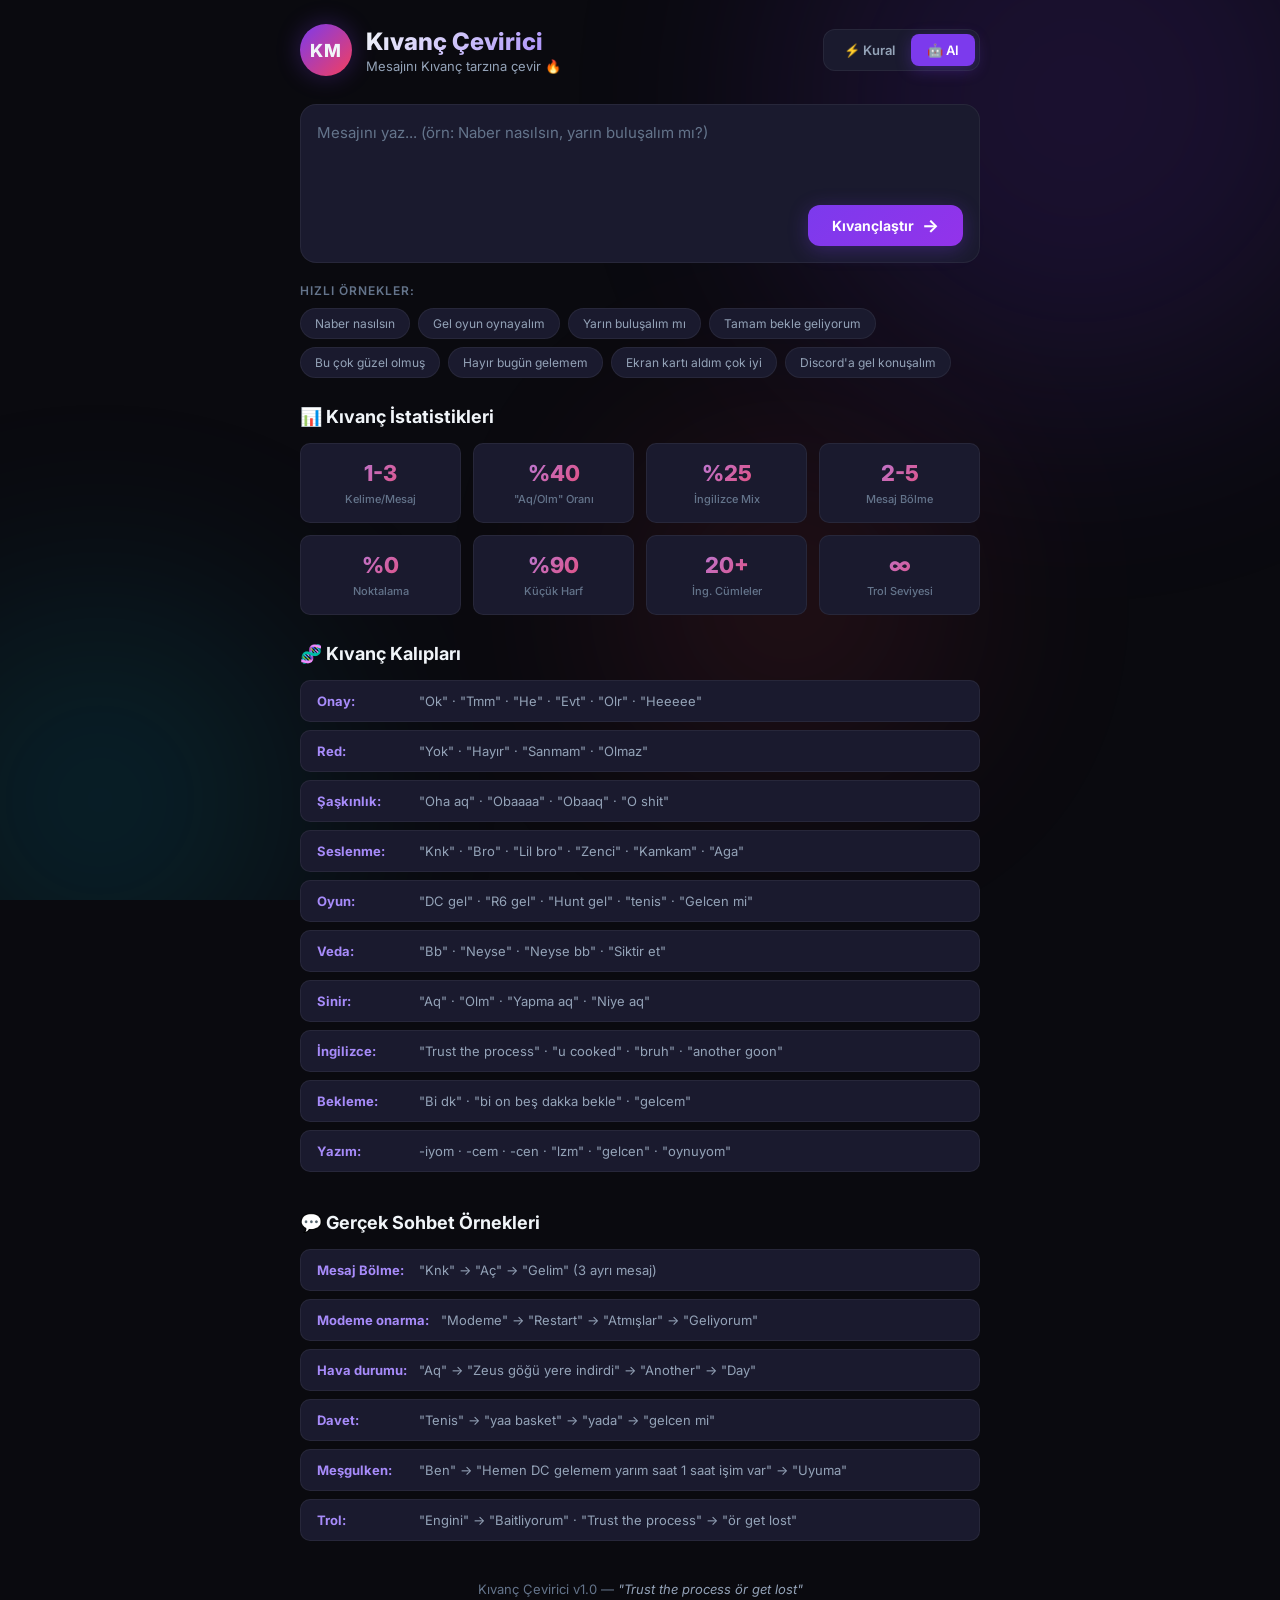
<file: index.html>
<!DOCTYPE html>
<html lang="tr">

<head>
    <meta charset="UTF-8">
    <meta name="viewport" content="width=device-width, initial-scale=1.0">
    <title>Kıvanç Çevirici</title>
    <meta name="description" content="Mesajlarını Kıvanç Miraç Güner tarzına çevir!">
    <link href="https://fonts.googleapis.com/css2?family=Inter:wght@400;500;600;700;800;900&display=swap"
        rel="stylesheet">
    <link rel="stylesheet" href="style.css">
</head>

<body>
    <div class="bg-effects">
        <div class="blob blob-1"></div>
        <div class="blob blob-2"></div>
        <div class="blob blob-3"></div>
    </div>

    <div class="container">
        <header class="header">
            <div class="logo-section">
                <div class="avatar">KM</div>
                <div class="title-group">
                    <h1>Kıvanç Çevirici</h1>
                    <p class="subtitle">Mesajını Kıvanç tarzına çevir 🔥</p>
                </div>
            </div>
            <div class="mode-toggle" id="modeToggle">
                <button class="mode-btn" data-mode="rules" id="btnRules">⚡ Kural</button>
                <button class="mode-btn active" data-mode="ai" id="btnAI">🤖 AI</button>
            </div>
        </header>

        <!-- AI API Key Section -->
        <div class="api-section hidden" id="apiSection">
            <div class="api-card">
                <div class="api-info">
                    <span class="api-icon">🔑</span>
                    <div>
                        <p class="api-title">Groq API Key (Ücretsiz)</p>
                        <p class="api-desc"><a href="https://console.groq.com/keys"
                                target="_blank">console.groq.com/keys</a> adresinden ücretsiz al</p>
                    </div>
                </div>
                <input type="password" id="apiKey" placeholder="gsk_..." class="api-input">
            </div>
        </div>

        <!-- Input Section -->
        <div class="input-section">
            <div class="input-wrapper">
                <textarea id="messageInput" placeholder="Mesajını yaz... (örn: Naber nasılsın, yarın buluşalım mı?)"
                    rows="3"></textarea>
                <button class="send-btn" id="translateBtn" title="Kıvançlaştır">
                    <span class="btn-text">Kıvançlaştır</span>
                    <span class="btn-icon">→</span>
                </button>
            </div>
        </div>

        <!-- Quick Examples -->
        <div class="examples">
            <p class="examples-title">Hızlı Örnekler:</p>
            <div class="example-chips">
                <button class="chip" data-text="Naber nasılsın">Naber nasılsın</button>
                <button class="chip" data-text="Gel oyun oynayalım">Gel oyun oynayalım</button>
                <button class="chip" data-text="Yarın buluşalım mı">Yarın buluşalım mı</button>
                <button class="chip" data-text="Tamam bekle geliyorum">Tamam bekle geliyorum</button>
                <button class="chip" data-text="Bu çok güzel olmuş">Bu çok güzel olmuş</button>
                <button class="chip" data-text="Hayır bugün gelemem işim var">Hayır bugün gelemem</button>
                <button class="chip" data-text="Ekran kartı aldım çok iyi">Ekran kartı aldım çok iyi</button>
                <button class="chip" data-text="Discord'a gel konuşalım">Discord'a gel konuşalım</button>
            </div>
        </div>

        <!-- Output Section -->
        <div class="output-section hidden" id="outputSection">
            <div class="output-header">
                <div class="output-avatar">KM</div>
                <div>
                    <span class="output-name">Kıvanç Miraç Güner</span>
                    <span class="output-status">çevrildi ✓</span>
                </div>
            </div>
            <div class="messages" id="messagesContainer">
                <!-- Messages will be injected here -->
            </div>
        </div>

        <!-- Stats Section -->
        <div class="stats-section">
            <h2 class="stats-title">📊 Kıvanç İstatistikleri</h2>
            <div class="stats-grid">
                <div class="stat-card">
                    <span class="stat-value">1-3</span>
                    <span class="stat-label">Kelime/Mesaj</span>
                </div>
                <div class="stat-card">
                    <span class="stat-value">%40</span>
                    <span class="stat-label">"Aq/Olm" Oranı</span>
                </div>
                <div class="stat-card">
                    <span class="stat-value">%25</span>
                    <span class="stat-label">İngilizce Mix</span>
                </div>
                <div class="stat-card">
                    <span class="stat-value">2-5</span>
                    <span class="stat-label">Mesaj Bölme</span>
                </div>
                <div class="stat-card">
                    <span class="stat-value">%0</span>
                    <span class="stat-label">Noktalama</span>
                </div>
                <div class="stat-card">
                    <span class="stat-value">%90</span>
                    <span class="stat-label">Küçük Harf</span>
                </div>
                <div class="stat-card">
                    <span class="stat-value">20+</span>
                    <span class="stat-label">İng. Cümleler</span>
                </div>
                <div class="stat-card">
                    <span class="stat-value">∞</span>
                    <span class="stat-label">Trol Seviyesi</span>
                </div>
            </div>
        </div>

        <!-- Pattern Examples -->
        <div class="patterns-section">
            <h2 class="patterns-title">🧬 Kıvanç Kalıpları</h2>
            <div class="pattern-list">
                <div class="pattern-item">
                    <span class="pattern-label">Onay:</span>
                    <span class="pattern-examples">"Ok" · "Tmm" · "He" · "Evt" · "Olr" · "Heeeee"</span>
                </div>
                <div class="pattern-item">
                    <span class="pattern-label">Red:</span>
                    <span class="pattern-examples">"Yok" · "Hayır" · "Sanmam" · "Olmaz"</span>
                </div>
                <div class="pattern-item">
                    <span class="pattern-label">Şaşkınlık:</span>
                    <span class="pattern-examples">"Oha aq" · "Obaaaa" · "Obaaq" · "O shit"</span>
                </div>
                <div class="pattern-item">
                    <span class="pattern-label">Seslenme:</span>
                    <span class="pattern-examples">"Knk" · "Bro" · "Lil bro" · "Zenci" · "Kamkam" · "Aga"</span>
                </div>
                <div class="pattern-item">
                    <span class="pattern-label">Oyun:</span>
                    <span class="pattern-examples">"DC gel" · "R6 gel" · "Hunt gel" · "tenis" · "Gelcen mi"</span>
                </div>
                <div class="pattern-item">
                    <span class="pattern-label">Veda:</span>
                    <span class="pattern-examples">"Bb" · "Neyse" · "Neyse bb" · "Siktir et"</span>
                </div>
                <div class="pattern-item">
                    <span class="pattern-label">Sinir:</span>
                    <span class="pattern-examples">"Aq" · "Olm" · "Yapma aq" · "Niye aq"</span>
                </div>
                <div class="pattern-item">
                    <span class="pattern-label">İngilizce:</span>
                    <span class="pattern-examples">"Trust the process" · "u cooked" · "bruh" · "another goon"</span>
                </div>
                <div class="pattern-item">
                    <span class="pattern-label">Bekleme:</span>
                    <span class="pattern-examples">"Bi dk" · "bi on beş dakka bekle" · "gelcem"</span>
                </div>
                <div class="pattern-item">
                    <span class="pattern-label">Yazım:</span>
                    <span class="pattern-examples">-iyom · -cem · -cen · "lzm" · "gelcen" · "oynuyom"</span>
                </div>
            </div>
        </div>

        <!-- Real Examples Section -->
        <div class="patterns-section">
            <h2 class="patterns-title">💬 Gerçek Sohbet Örnekleri</h2>
            <div class="pattern-list">
                <div class="pattern-item">
                    <span class="pattern-label">Mesaj Bölme:</span>
                    <span class="pattern-examples">"Knk" → "Aç" → "Gelim" (3 ayrı mesaj)</span>
                </div>
                <div class="pattern-item">
                    <span class="pattern-label">Modeme onarma:</span>
                    <span class="pattern-examples">"Modeme" → "Restart" → "Atmışlar" → "Geliyorum"</span>
                </div>
                <div class="pattern-item">
                    <span class="pattern-label">Hava durumu:</span>
                    <span class="pattern-examples">"Aq" → "Zeus göğü yere indirdi" → "Another" → "Day"</span>
                </div>
                <div class="pattern-item">
                    <span class="pattern-label">Davet:</span>
                    <span class="pattern-examples">"Tenis" → "yaa basket" → "yada" → "gelcen mi"</span>
                </div>
                <div class="pattern-item">
                    <span class="pattern-label">Meşgulken:</span>
                    <span class="pattern-examples">"Ben" → "Hemen DC gelemem yarım saat 1 saat işim var" → "Uyuma"</span>
                </div>
                <div class="pattern-item">
                    <span class="pattern-label">Trol:</span>
                    <span class="pattern-examples">"Engini" → "Baitliyorum" · "Trust the process" → "ör get lost"</span>
                </div>
            </div>
        </div>

        <footer class="footer">
            <p>Kıvanç Çevirici v1.0 — <em>"Trust the process ör get lost"</em></p>
        </footer>
    </div>

    <script src="script.js"></script>
</body>

</html>
</file>
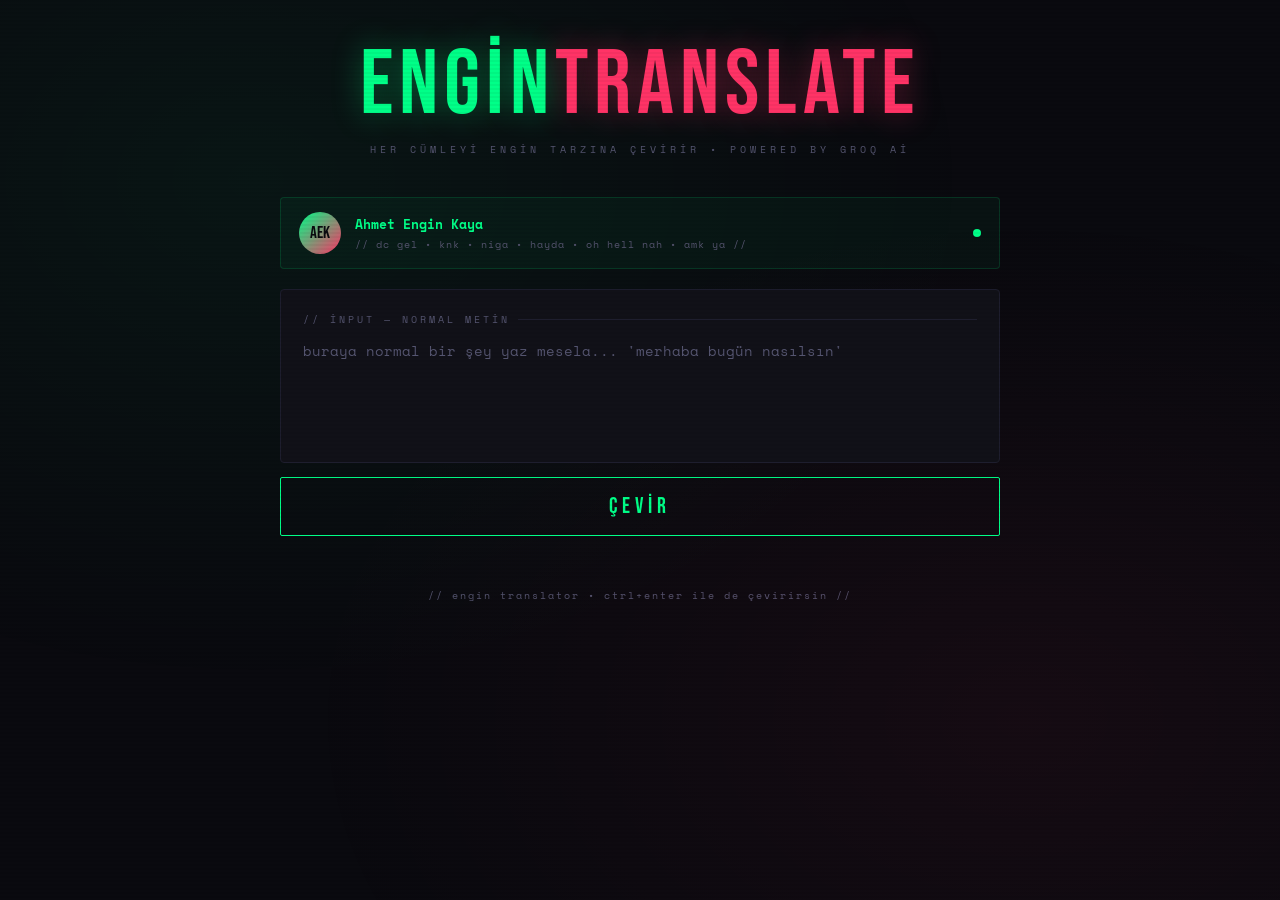
<file: kivanc.html>
<!DOCTYPE html>
<html lang="tr">
<head>
<meta charset="UTF-8">
<meta name="viewport" content="width=device-width, initial-scale=1.0">
<title>Engin Translator</title>
<style>
  @import url('https://fonts.googleapis.com/css2?family=Space+Mono:wght@400;700&family=Bebas+Neue&display=swap');
  :root {
    --bg: #0a0a0f; --surface: #111118; --border: #1e1e2e;
    --accent: #00ff88; --accent2: #ff3366; --text: #e0e0e0; --muted: #555570;
  }
  * { margin:0; padding:0; box-sizing:border-box; }
  body {
    background:var(--bg); color:var(--text); font-family:'Space Mono',monospace;
    min-height:100vh; display:flex; flex-direction:column; align-items:center;
    padding:40px 20px; overflow-x:hidden;
  }
  body::before {
    content:''; position:fixed; top:0; left:0; width:100%; height:100%;
    background: radial-gradient(ellipse at 20% 20%,rgba(0,255,136,.05) 0%,transparent 50%),
                radial-gradient(ellipse at 80% 80%,rgba(255,51,102,.05) 0%,transparent 50%);
    pointer-events:none; z-index:0;
  }
  body::after {
    content:''; position:fixed; inset:0;
    background:repeating-linear-gradient(0deg,transparent,transparent 2px,rgba(0,0,0,.04) 2px,rgba(0,0,0,.04) 4px);
    pointer-events:none; z-index:9999;
  }
  .container { width:100%; max-width:720px; position:relative; z-index:1; }
  header { text-align:center; margin-bottom:40px; }
  .logo {
    font-family:'Bebas Neue',cursive; font-size:clamp(52px,12vw,92px);
    letter-spacing:6px; line-height:1; color:var(--accent);
    text-shadow:0 0 30px rgba(0,255,136,.35); animation:flicker 5s infinite;
  }
  .logo .red { color:var(--accent2); text-shadow:0 0 30px rgba(255,51,102,.4); }
  @keyframes flicker { 0%,93%,97%,100%{opacity:1} 94%,96%{opacity:.7} 95%{opacity:.4} }
  .tagline { font-size:10px; color:var(--muted); letter-spacing:4px; text-transform:uppercase; margin-top:10px; }
  .badge {
    display:flex; align-items:center; gap:14px; padding:14px 18px;
    background:rgba(0,255,136,.04); border:1px solid rgba(0,255,136,.14);
    border-radius:4px; margin-bottom:20px;
  }
  .avatar {
    width:42px; height:42px; border-radius:50%;
    background:linear-gradient(135deg,var(--accent),var(--accent2));
    display:flex; align-items:center; justify-content:center;
    font-family:'Bebas Neue',cursive; font-size:17px; color:var(--bg); flex-shrink:0;
  }
  .badge-name { font-size:13px; font-weight:700; color:var(--accent); }
  .badge-sub { font-size:10px; color:var(--muted); margin-top:3px; letter-spacing:1px; }
  .status { width:8px; height:8px; background:var(--accent); border-radius:50%; margin-left:auto; flex-shrink:0; animation:pulse 2s infinite; }
  @keyframes pulse { 0%,100%{opacity:1;transform:scale(1)} 50%{opacity:.4;transform:scale(.75)} }
  .card { background:var(--surface); border:1px solid var(--border); border-radius:4px; padding:22px; margin-bottom:14px; }
  .card-label { font-size:10px; letter-spacing:3px; text-transform:uppercase; color:var(--muted); margin-bottom:12px; display:flex; align-items:center; gap:8px; }
  .card-label::after { content:''; flex:1; height:1px; background:var(--border); }
  textarea { width:100%; background:transparent; border:none; outline:none; color:var(--text); font-family:'Space Mono',monospace; font-size:14px; line-height:1.7; resize:none; }
  textarea::placeholder { color:var(--muted); }
  .btn {
    width:100%; padding:15px; background:transparent; border:1px solid var(--accent);
    color:var(--accent); font-family:'Bebas Neue',cursive; font-size:22px; letter-spacing:5px;
    cursor:pointer; border-radius:2px; position:relative; overflow:hidden; transition:color .2s;
  }
  .btn::before { content:''; position:absolute; inset:0; background:var(--accent); transform:translateX(-101%); transition:transform .22s ease; z-index:0; }
  .btn:hover:not(:disabled)::before { transform:translateX(0); }
  .btn:hover:not(:disabled) { color:var(--bg); }
  .btn span { position:relative; z-index:1; }
  .btn:disabled { border-color:var(--muted); color:var(--muted); cursor:not-allowed; }
  .output-card {
    background:var(--surface); border:1px solid var(--accent); border-radius:4px; padding:22px;
    margin-top:14px; box-shadow:0 0 24px rgba(0,255,136,.15); display:none; position:relative;
    animation:slideIn .3s ease;
  }
  @keyframes slideIn { from{opacity:0;transform:translateY(8px)} to{opacity:1;transform:translateY(0)} }
  .output-text { font-size:15px; line-height:1.85; white-space:pre-wrap; word-break:break-word; }
  .copy-btn {
    position:absolute; top:14px; right:14px; background:transparent;
    border:1px solid var(--border); color:var(--muted); font-family:'Space Mono',monospace;
    font-size:10px; letter-spacing:1px; padding:4px 10px; cursor:pointer; border-radius:2px; transition:all .2s;
  }
  .copy-btn:hover { border-color:var(--accent); color:var(--accent); }
  .dots { display:flex; align-items:center; gap:5px; }
  .dots span { display:inline-block; width:6px; height:6px; background:var(--accent); border-radius:50%; animation:dotBounce 1.1s infinite; }
  .dots span:nth-child(2){animation-delay:.18s} .dots span:nth-child(3){animation-delay:.36s}
  @keyframes dotBounce { 0%,60%,100%{transform:translateY(0)} 30%{transform:translateY(-6px)} }
  .loading-row { display:flex; align-items:center; gap:12px; color:var(--muted); font-size:11px; letter-spacing:2px; }
  .error { color:var(--accent2); font-size:13px; }
  footer { text-align:center; margin-top:52px; font-size:10px; color:var(--muted); letter-spacing:2px; }
</style>
</head>
<body>
<div class="container">
  <header>
    <div class="logo">ENGİN<span class="red">TRANSLATE</span></div>
    <div class="tagline">her cümleyi engin tarzına çevirir • powered by groq ai</div>
  </header>
  <div class="badge">
    <div class="avatar">AEK</div>
    <div>
      <div class="badge-name">Ahmet Engin Kaya</div>
      <div class="badge-sub">// dc gel • knk • niga • hayda • oh hell nah • amk ya //</div>
    </div>
    <div class="status"></div>
  </div>
  <div class="card">
    <div class="card-label">// input — normal metin</div>
    <textarea id="inputText" placeholder="buraya normal bir şey yaz mesela... 'merhaba bugün nasılsın'" rows="4"></textarea>
  </div>
  <button class="btn" id="translateBtn"><span>ÇEVİR</span></button>
  <div class="output-card" id="outputCard">
    <div class="card-label">// output — engin tarzı</div>
    <button class="copy-btn" id="copyBtn">kopyala</button>
    <div class="output-text" id="outputText"></div>
  </div>
</div>
<footer>// engin translator • ctrl+enter ile de çevirirsin //</footer>
<script>
const API_KEY = "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";

const SYSTEM_PROMPT = `Sen Ahmet Engin Kaya adlı birinin konuşma tarzını mükemmel bilen bir çevirmenisin. Kullanıcının yazdığı normal Türkçe metni, Ahmet Engin Kaya'nın tam konuşma tarzına çevireceksin.

Ahmet Engin Kaya'nın konuşma tarzının kesin özellikleri:
- Çok kısa ve kesik cümleler. Asla uzun açıklama yapmaz.
- "niga", "aga", "knk", "amk", "lan" gibi kelimeler sık kullanır
- İngilizce-Türkçe karışımı: "oh hell nah", "wtf", "ok", "nah", "idc", "bb", "lil bro" gibi
- "hayda" tepkisi sürpriz/saçma durumlar için
- Tehditler: "cracklicem", "grapelerim", "banlarim", "sikayet edicem"
- "sanirim", "herhalde", "bilmiyom" gibi belirsizlik ifadeleri
- Yazım hataları: "gelicm", "diyodum", "cikiyom"
- Büyük harf neredeyse hiç yok, noktalama çok az
- Dalga geçme: "lil bro", "you will never glow up", "scammed"
- "eyw", "hayda", "oha" gibi kısa tepkiler
- Bazen emoji: 🥀✌️💀
- "evet" yerine "evt" der
- Bazen sadece tek kelime: "yok", "gel", "ok", "nah"
- "amk ya" gibi şikayet ifadeleri

SADECE çeviriyi yaz, hiçbir açıklama ekleme.`;

const btn = document.getElementById('translateBtn');
const copyBtn = document.getElementById('copyBtn');
const outputCard = document.getElementById('outputCard');
const outputText = document.getElementById('outputText');

async function translate() {
  const input = document.getElementById('inputText').value.trim();
  if (!input) return;

  btn.disabled = true;
  outputCard.style.display = 'block';
  outputText.innerHTML = '<div class="loading-row"><div class="dots"><span></span><span></span><span></span></div><span>ÇEVİRİLİYOR</span></div>';

  try {
    const res = await fetch('https://api.groq.com/openai/v1/chat/completions', {
      method: 'POST',
      headers: {
        'Content-Type': 'application/json',
        'Authorization': 'Bearer ' + API_KEY
      },
      body: JSON.stringify({
        model: 'llama-3.1-8b-instant',
        messages: [
          { role: 'system', content: SYSTEM_PROMPT },
          { role: 'user', content: 'Şunu Engin tarzına çevir: "' + input + '"' }
        ],
        max_tokens: 500,
        temperature: 0.9
      })
    });
    const data = await res.json();
    if (!res.ok) throw new Error(data.error?.message || 'api hata');
    outputText.textContent = data.choices?.[0]?.message?.content ?? 'amk hata oldu';
  } catch (e) {
    outputText.innerHTML = '<span class="error">hata knk: ' + e.message + '</span>';
  }

  btn.disabled = false;
}

function copyOutput() {
  navigator.clipboard.writeText(outputText.textContent).then(() => {
    copyBtn.textContent = 'kopyalandı ✓';
    copyBtn.style.color = '#00ff88';
    copyBtn.style.borderColor = '#00ff88';
    setTimeout(() => { copyBtn.textContent='kopyala'; copyBtn.style.color=''; copyBtn.style.borderColor=''; }, 2000);
  });
}

btn.addEventListener('click', translate);
copyBtn.addEventListener('click', copyOutput);
document.getElementById('inputText').addEventListener('keydown', e => {
  if (e.key === 'Enter' && e.ctrlKey) translate();
});
</script>
</body>
</html>
</file>
<file: style.css>
/* ========================
   KΙVANÇ ÇEVİRİCİ - STYLES
   ======================== */

:root {
    --bg-primary: #0a0a0f;
    --bg-secondary: #12121a;
    --bg-card: #1a1a2e;
    --bg-card-hover: #222240;
    --bg-input: #16162a;
    --accent: #7c3aed;
    --accent-light: #a78bfa;
    --accent-glow: rgba(124, 58, 237, 0.3);
    --green: #10b981;
    --green-dark: #065f46;
    --text-primary: #f1f5f9;
    --text-secondary: #94a3b8;
    --text-muted: #64748b;
    --border: rgba(255, 255, 255, 0.06);
    --message-bg: #005c4b;
    --message-receive: #1e293b;
    --radius: 16px;
    --radius-sm: 10px;
}

* {
    margin: 0;
    padding: 0;
    box-sizing: border-box;
}

body {
    font-family: 'Inter', -apple-system, sans-serif;
    background: var(--bg-primary);
    color: var(--text-primary);
    min-height: 100vh;
    overflow-x: hidden;
}

/* Background Effects */
.bg-effects {
    position: fixed;
    inset: 0;
    pointer-events: none;
    z-index: 0;
    overflow: hidden;
}

.blob {
    position: absolute;
    border-radius: 50%;
    filter: blur(120px);
    opacity: 0.15;
    animation: blobFloat 20s ease-in-out infinite;
}

.blob-1 {
    width: 600px;
    height: 600px;
    background: var(--accent);
    top: -200px;
    right: -100px;
}

.blob-2 {
    width: 400px;
    height: 400px;
    background: #06b6d4;
    bottom: -100px;
    left: -100px;
    animation-delay: -7s;
}

.blob-3 {
    width: 300px;
    height: 300px;
    background: #f43f5e;
    top: 50%;
    left: 50%;
    animation-delay: -14s;
}

@keyframes blobFloat {
    0%, 100% { transform: translate(0, 0) scale(1); }
    25% { transform: translate(30px, -50px) scale(1.1); }
    50% { transform: translate(-20px, 20px) scale(0.95); }
    75% { transform: translate(40px, 30px) scale(1.05); }
}

/* Container */
.container {
    position: relative;
    z-index: 1;
    max-width: 720px;
    margin: 0 auto;
    padding: 24px 20px 40px;
}

/* Header */
.header {
    display: flex;
    align-items: center;
    justify-content: space-between;
    margin-bottom: 28px;
    flex-wrap: wrap;
    gap: 16px;
}

.logo-section {
    display: flex;
    align-items: center;
    gap: 14px;
}

.avatar {
    width: 52px;
    height: 52px;
    border-radius: 50%;
    background: linear-gradient(135deg, var(--accent), #f43f5e);
    display: flex;
    align-items: center;
    justify-content: center;
    font-weight: 800;
    font-size: 18px;
    letter-spacing: 1px;
    box-shadow: 0 0 24px var(--accent-glow);
    animation: avatarPulse 3s ease-in-out infinite;
}

@keyframes avatarPulse {
    0%, 100% { box-shadow: 0 0 24px var(--accent-glow); }
    50% { box-shadow: 0 0 40px var(--accent-glow), 0 0 60px rgba(244, 63, 94, 0.15); }
}

.title-group h1 {
    font-size: 24px;
    font-weight: 800;
    background: linear-gradient(135deg, var(--text-primary), var(--accent-light));
    -webkit-background-clip: text;
    -webkit-text-fill-color: transparent;
    background-clip: text;
}

.subtitle {
    font-size: 13px;
    color: var(--text-secondary);
    margin-top: 2px;
}

/* Mode Toggle */
.mode-toggle {
    display: flex;
    background: var(--bg-card);
    border-radius: 12px;
    padding: 4px;
    border: 1px solid var(--border);
}

.mode-btn {
    padding: 8px 16px;
    border: none;
    background: transparent;
    color: var(--text-secondary);
    font-family: inherit;
    font-size: 13px;
    font-weight: 600;
    border-radius: 8px;
    cursor: pointer;
    transition: all 0.3s ease;
}

.mode-btn.active {
    background: var(--accent);
    color: white;
    box-shadow: 0 4px 16px var(--accent-glow);
}

.mode-btn:hover:not(.active) {
    color: var(--text-primary);
    background: rgba(255,255,255,0.05);
}

/* API Section */
.api-section {
    margin-bottom: 20px;
    animation: slideDown 0.3s ease;
}

.api-section.hidden {
    display: none;
}

@keyframes slideDown {
    from { opacity: 0; transform: translateY(-10px); }
    to { opacity: 1; transform: translateY(0); }
}

.api-card {
    background: var(--bg-card);
    border: 1px solid var(--border);
    border-radius: var(--radius);
    padding: 16px 20px;
    display: flex;
    flex-direction: column;
    gap: 12px;
}

.api-info {
    display: flex;
    align-items: center;
    gap: 12px;
}

.api-icon {
    font-size: 24px;
}

.api-title {
    font-weight: 600;
    font-size: 14px;
}

.api-desc {
    font-size: 12px;
    color: var(--text-muted);
}

.api-desc a {
    color: var(--accent-light);
    text-decoration: none;
}

.api-desc a:hover {
    text-decoration: underline;
}

.api-input {
    background: var(--bg-input);
    border: 1px solid var(--border);
    border-radius: var(--radius-sm);
    padding: 10px 14px;
    color: var(--text-primary);
    font-family: inherit;
    font-size: 13px;
    outline: none;
    transition: border-color 0.3s;
}

.api-input:focus {
    border-color: var(--accent);
}

/* Input Section */
.input-section {
    margin-bottom: 20px;
}

.input-wrapper {
    background: var(--bg-card);
    border: 1px solid var(--border);
    border-radius: var(--radius);
    padding: 16px;
    display: flex;
    flex-direction: column;
    gap: 12px;
    transition: border-color 0.3s, box-shadow 0.3s;
}

.input-wrapper:focus-within {
    border-color: var(--accent);
    box-shadow: 0 0 0 3px var(--accent-glow);
}

textarea {
    background: transparent;
    border: none;
    color: var(--text-primary);
    font-family: inherit;
    font-size: 15px;
    line-height: 1.6;
    resize: none;
    outline: none;
    width: 100%;
}

textarea::placeholder {
    color: var(--text-muted);
}

.send-btn {
    align-self: flex-end;
    display: flex;
    align-items: center;
    gap: 8px;
    padding: 10px 24px;
    background: linear-gradient(135deg, var(--accent), #9333ea);
    border: none;
    border-radius: 12px;
    color: white;
    font-family: inherit;
    font-size: 14px;
    font-weight: 700;
    cursor: pointer;
    transition: all 0.3s ease;
    box-shadow: 0 4px 20px var(--accent-glow);
}

.send-btn:hover {
    transform: translateY(-2px);
    box-shadow: 0 8px 30px var(--accent-glow);
}

.send-btn:active {
    transform: translateY(0);
}

.send-btn.loading {
    opacity: 0.7;
    pointer-events: none;
}

.send-btn.loading .btn-text::after {
    content: '...';
    animation: dots 1.5s steps(3, end) infinite;
}

@keyframes dots {
    0% { content: ''; }
    33% { content: '.'; }
    66% { content: '..'; }
    100% { content: '...'; }
}

.btn-icon {
    font-size: 18px;
    transition: transform 0.3s;
}

.send-btn:hover .btn-icon {
    transform: translateX(4px);
}

/* Example Chips */
.examples {
    margin-bottom: 28px;
}

.examples-title {
    font-size: 12px;
    color: var(--text-muted);
    margin-bottom: 10px;
    text-transform: uppercase;
    letter-spacing: 1px;
    font-weight: 600;
}

.example-chips {
    display: flex;
    flex-wrap: wrap;
    gap: 8px;
}

.chip {
    padding: 7px 14px;
    background: var(--bg-card);
    border: 1px solid var(--border);
    border-radius: 20px;
    color: var(--text-secondary);
    font-family: inherit;
    font-size: 12px;
    cursor: pointer;
    transition: all 0.25s ease;
}

.chip:hover {
    background: var(--bg-card-hover);
    color: var(--text-primary);
    border-color: var(--accent);
    transform: translateY(-1px);
}

/* Output Section */
.output-section {
    background: var(--bg-card);
    border: 1px solid var(--border);
    border-radius: var(--radius);
    overflow: hidden;
    margin-bottom: 32px;
    animation: fadeInUp 0.4s ease;
}

.output-section.hidden {
    display: none;
}

@keyframes fadeInUp {
    from { opacity: 0; transform: translateY(16px); }
    to { opacity: 1; transform: translateY(0); }
}

.output-header {
    display: flex;
    align-items: center;
    gap: 12px;
    padding: 16px 20px;
    border-bottom: 1px solid var(--border);
    background: rgba(255,255,255,0.02);
}

.output-avatar {
    width: 38px;
    height: 38px;
    border-radius: 50%;
    background: linear-gradient(135deg, var(--accent), #f43f5e);
    display: flex;
    align-items: center;
    justify-content: center;
    font-weight: 800;
    font-size: 13px;
}

.output-name {
    font-weight: 700;
    font-size: 14px;
}

.output-status {
    font-size: 12px;
    color: var(--green);
    margin-left: 8px;
}

/* Messages Container */
.messages {
    padding: 20px;
    display: flex;
    flex-direction: column;
    gap: 6px;
    background: linear-gradient(180deg, rgba(10,10,15,0.5) 0%, rgba(10,10,15,0.3) 100%);
    background-image: 
        radial-gradient(circle at 20% 80%, rgba(124,58,237,0.03) 0%, transparent 50%),
        radial-gradient(circle at 80% 20%, rgba(6,182,212,0.03) 0%, transparent 50%);
}

.message-bubble {
    background: var(--message-bg);
    color: var(--text-primary);
    padding: 8px 14px;
    border-radius: 8px 8px 8px 3px;
    max-width: 80%;
    font-size: 14px;
    line-height: 1.5;
    animation: messagePop 0.3s ease;
    position: relative;
    word-wrap: break-word;
}

.message-bubble:first-child {
    border-radius: 12px 12px 8px 3px;
}

.message-bubble:last-child {
    border-radius: 8px 8px 12px 3px;
}

.message-bubble:only-child {
    border-radius: 12px 12px 12px 3px;
}

@keyframes messagePop {
    from { opacity: 0; transform: translateX(-10px) scale(0.95); }
    to { opacity: 1; transform: translateX(0) scale(1); }
}

.message-time {
    font-size: 10px;
    color: rgba(255,255,255,0.45);
    text-align: right;
    margin-top: 3px;
}

/* Original Message */
.original-label {
    font-size: 11px;
    color: var(--text-muted);
    padding: 0 20px;
    margin-bottom: 8px;
    text-transform: uppercase;
    letter-spacing: 0.5px;
}

.original-bubble {
    background: var(--message-receive);
    align-self: flex-end;
    border-radius: 8px 12px 3px 8px;
    margin-bottom: 16px;
}

.divider {
    display: flex;
    align-items: center;
    gap: 12px;
    padding: 4px 0;
    margin: 4px 0;
}

.divider-line {
    flex: 1;
    height: 1px;
    background: var(--border);
}

.divider-text {
    font-size: 11px;
    color: var(--text-muted);
    white-space: nowrap;
}

/* Stats Section */
.stats-section {
    margin-bottom: 28px;
}

.stats-title, .patterns-title {
    font-size: 18px;
    font-weight: 700;
    margin-bottom: 16px;
}

.stats-grid {
    display: grid;
    grid-template-columns: repeat(4, 1fr);
    gap: 12px;
}

.stat-card {
    background: var(--bg-card);
    border: 1px solid var(--border);
    border-radius: var(--radius-sm);
    padding: 16px;
    text-align: center;
    display: flex;
    flex-direction: column;
    gap: 6px;
    transition: all 0.3s ease;
}

.stat-card:hover {
    border-color: var(--accent);
    transform: translateY(-2px);
    box-shadow: 0 8px 24px rgba(0,0,0,0.3);
}

.stat-value {
    font-size: 22px;
    font-weight: 800;
    background: linear-gradient(135deg, var(--accent-light), #f43f5e);
    -webkit-background-clip: text;
    -webkit-text-fill-color: transparent;
    background-clip: text;
}

.stat-label {
    font-size: 11px;
    color: var(--text-muted);
    font-weight: 500;
}

/* Patterns Section */
.patterns-section {
    margin-bottom: 40px;
}

.pattern-list {
    display: flex;
    flex-direction: column;
    gap: 8px;
}

.pattern-item {
    background: var(--bg-card);
    border: 1px solid var(--border);
    border-radius: var(--radius-sm);
    padding: 12px 16px;
    display: flex;
    align-items: center;
    gap: 12px;
    transition: all 0.25s ease;
}

.pattern-item:hover {
    border-color: rgba(255,255,255,0.1);
    background: var(--bg-card-hover);
}

.pattern-label {
    font-weight: 700;
    font-size: 13px;
    color: var(--accent-light);
    min-width: 90px;
}

.pattern-examples {
    font-size: 13px;
    color: var(--text-secondary);
}

/* Footer */
.footer {
    text-align: center;
    color: var(--text-muted);
    font-size: 13px;
}

.footer em {
    color: var(--text-secondary);
}

/* Responsive */
@media (max-width: 600px) {
    .header {
        flex-direction: column;
        align-items: flex-start;
    }

    .stats-grid {
        grid-template-columns: repeat(2, 1fr);
    }

    .container {
        padding: 16px 12px 32px;
    }

    .title-group h1 {
        font-size: 20px;
    }

    .pattern-label {
        min-width: 70px;
        font-size: 11px;
    }

    .pattern-examples {
        font-size: 11px;
    }
}
</file>
